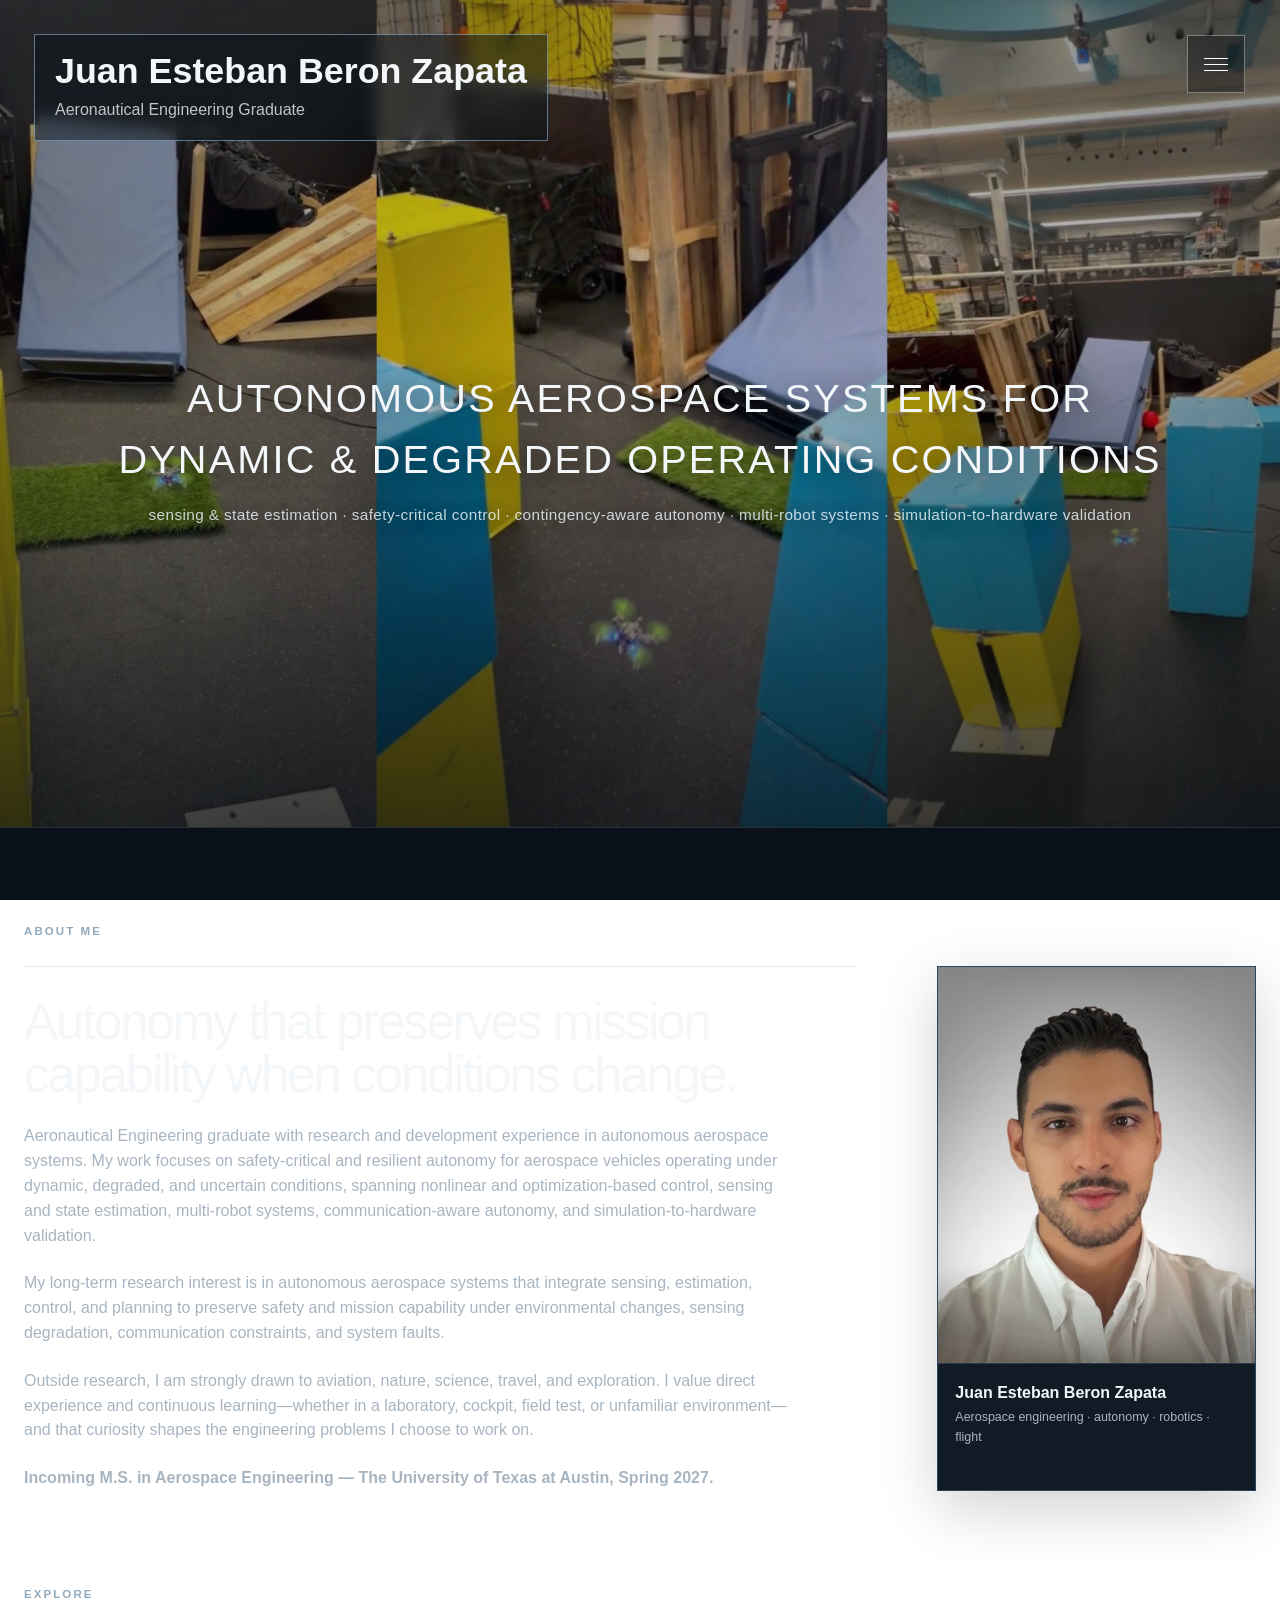
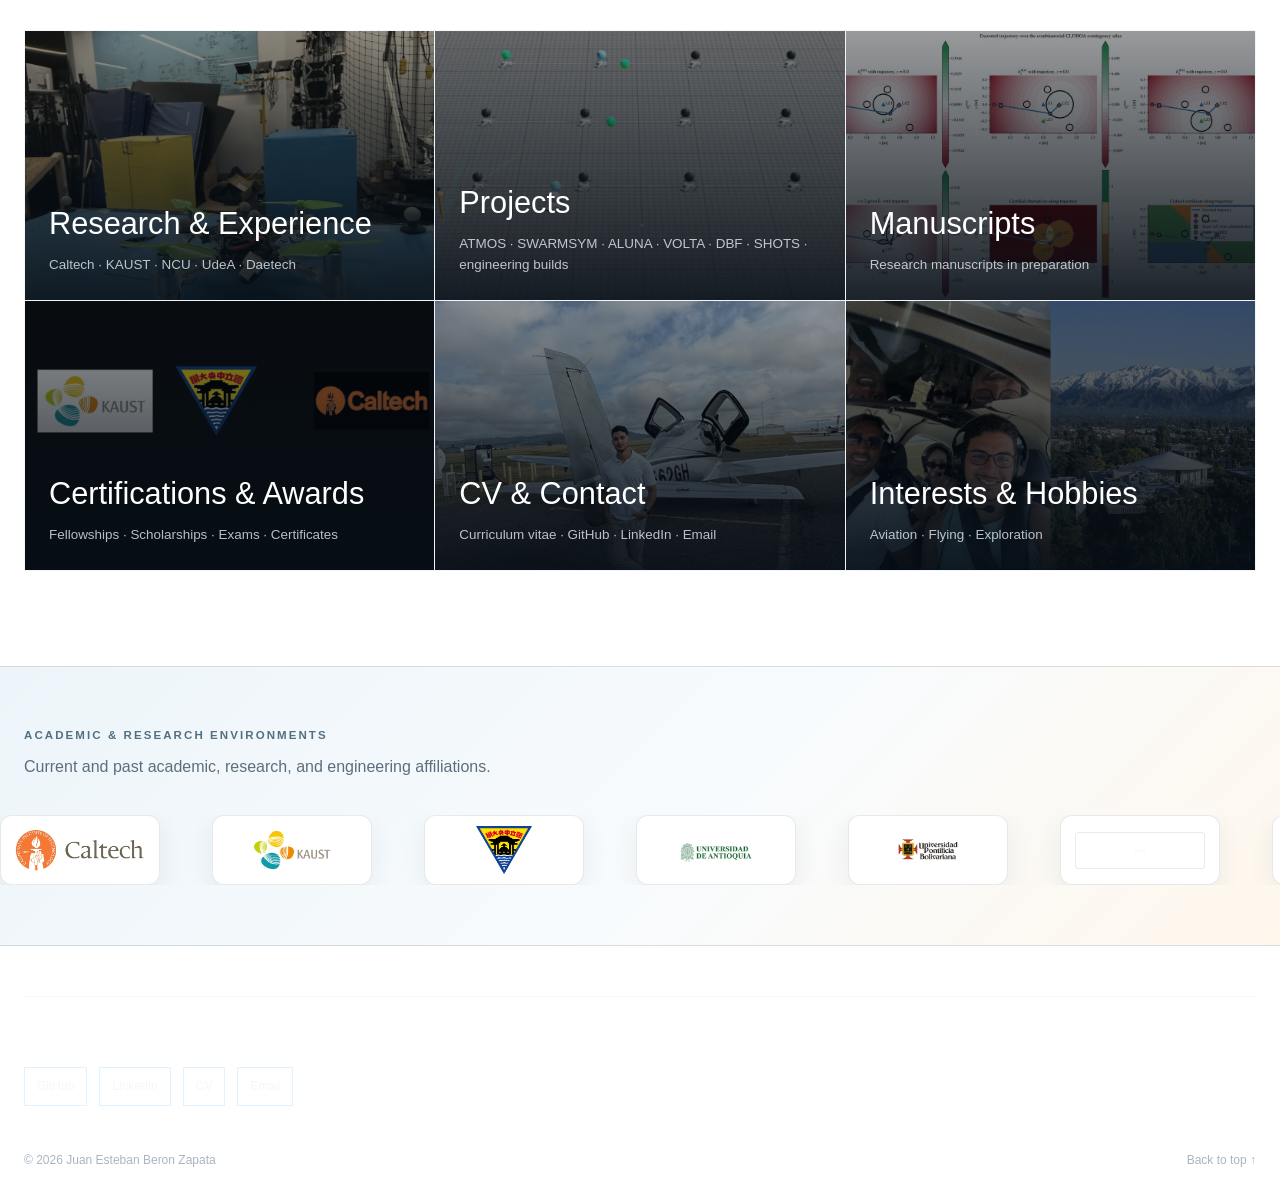
<file: index.html>
<!DOCTYPE html>

<html lang="en"><head><meta charset="utf-8"/><meta content="width=device-width,initial-scale=1" name="viewport"/><meta content="Juan Esteban Beron Zapata — autonomous aerospace systems, safety-critical control, sensing, multi-robot systems, and simulation-to-hardware validation." name="description"/><title>Juan Esteban Beron Zapata</title><link href="style.css" rel="stylesheet"/></head><body>
<header class="hero" id="home"><video autoplay="" class="hero__video" loop="" muted="" playsinline="" poster="assets/images/hero-poster.jpg"><source src="assets/media/hero.mp4" type="video/mp4"/></video><div class="hero__overlay"></div><div class="hero__identity"><h1>Juan Esteban Beron Zapata</h1><p>Aeronautical Engineering Graduate</p></div><button aria-label="Open menu" class="menu-toggle" id="menuToggle"><span></span><span></span><span></span></button><div class="hero__center"><strong>AUTONOMOUS AEROSPACE SYSTEMS FOR DYNAMIC &amp; DEGRADED OPERATING CONDITIONS</strong><span>sensing &amp; state estimation · safety-critical control · contingency-aware autonomy · multi-robot systems · simulation-to-hardware validation</span></div></header>
<aside class="menu-panel" id="menuPanel"><button class="menu-close" id="menuClose">×</button><nav><a href="research.html">Research</a><a href="projects.html">Projects</a><a href="publications.html">Manuscripts</a><a href="awards.html">Certifications &amp; Awards</a><a href="contact.html">CV &amp; Contact</a><a href="interests.html">Interests &amp; Hobbies</a></nav></aside><div class="menu-backdrop" id="menuBackdrop"></div>
<section class="home-about shell"><div class="kicker">ABOUT ME</div><div class="home-about__grid"><div class="home-about__copy"><h2>Autonomy that preserves mission capability when conditions change.</h2><p>Aeronautical Engineering graduate with research and development experience in autonomous aerospace systems. My work focuses on safety-critical and resilient autonomy for aerospace vehicles operating under dynamic, degraded, and uncertain conditions, spanning nonlinear and optimization-based control, sensing and state estimation, multi-robot systems, communication-aware autonomy, and simulation-to-hardware validation.</p><p>My long-term research interest is in autonomous aerospace systems that integrate sensing, estimation, control, and planning to preserve safety and mission capability under environmental changes, sensing degradation, communication constraints, and system faults.</p><p>Outside research, I am strongly drawn to aviation, nature, science, travel, and exploration. I value direct experience and continuous learning—whether in a laboratory, cockpit, field test, or unfamiliar environment—and that curiosity shapes the engineering problems I choose to work on.</p><p><strong>Incoming M.S. in Aerospace Engineering — The University of Texas at Austin, Spring 2027.</strong></p></div><figure class="portrait"><img alt="Juan Esteban Beron Zapata with a general-aviation aircraft" src="assets/images/profile.webp"/><figcaption><strong>Juan Esteban Beron Zapata</strong><span>Aerospace engineering · autonomy · robotics · flight</span></figcaption></figure></div></section>
<section class="shell"><div class="kicker">EXPLORE</div><div class="tile-grid"><a class="tile tile--research" href="research.html"><div><h3>Research &amp; Experience</h3><p>Caltech · KAUST · NCU · UdeA · Daetech</p></div></a><a class="tile tile--projects" href="projects.html"><div><h3>Projects</h3><p>ATMOS · SWARMSYM · ALUNA · VOLTA · DBF · SHOTS · engineering builds</p></div></a><a class="tile tile--publications" href="publications.html"><div><h3>Manuscripts</h3><p>Research manuscripts in preparation</p></div></a><a class="tile tile--awards" href="awards.html"><div><h3>Certifications &amp; Awards</h3><p>Fellowships · Scholarships · Exams · Certificates</p></div></a><a class="tile tile--contact" href="contact.html"><div><h3>CV &amp; Contact</h3><p>Curriculum vitae · GitHub · LinkedIn · Email</p></div></a><a class="tile tile--interests" href="interests.html"><div><h3>Interests &amp; Hobbies</h3><p>Aviation · Flying · Exploration</p></div></a></div></section>
<section class="logo-strip"><div class="shell"><div class="kicker">ACADEMIC &amp; RESEARCH ENVIRONMENTS</div><p>Current and past academic, research, and engineering affiliations.</p></div><div class="logo-marquee"><div class="logo-track"><img alt="Caltech" src="assets/logos/caltech.webp"/><img alt="KAUST" src="assets/logos/kaust-official.png"/><img alt="National Central University" src="assets/logos/ncu-official.png"/><img alt="Universidad de Antioquia" src="assets/logos/udea.webp"/><img alt="Universidad Pontificia Bolivariana" src="assets/logos/upb.webp"/><img alt="UT Austin" src="assets/logos/utaustin.png"/><img alt="" src="assets/logos/caltech.webp"/><img alt="" src="assets/logos/kaust-official.png"/><img alt="" src="assets/logos/ncu-official.png"/><img alt="" src="assets/logos/udea.webp"/><img alt="" src="assets/logos/upb.webp"/><img alt="" src="assets/logos/utaustin.png"/></div></div></section>
<footer class="footer shell"><div class="footer__links"><a href="https://github.com/kosmicplane" rel="noopener" target="_blank">GitHub</a><a href="https://www.linkedin.com/in/juan-esteban-beron-zapata-7432712b3/" rel="noopener" target="_blank">LinkedIn</a><a href="assets/documents/Juan_Beron_CV.pdf" target="_blank">CV</a><a href="mailto:juan.beron@upb.edu.co">Email</a></div><div class="footer__bottom"><span>© <span id="year"></span> Juan Esteban Beron Zapata</span><a href="#home">Back to top ↑</a></div></footer><script src="script.js"></script></body></html>
</file>
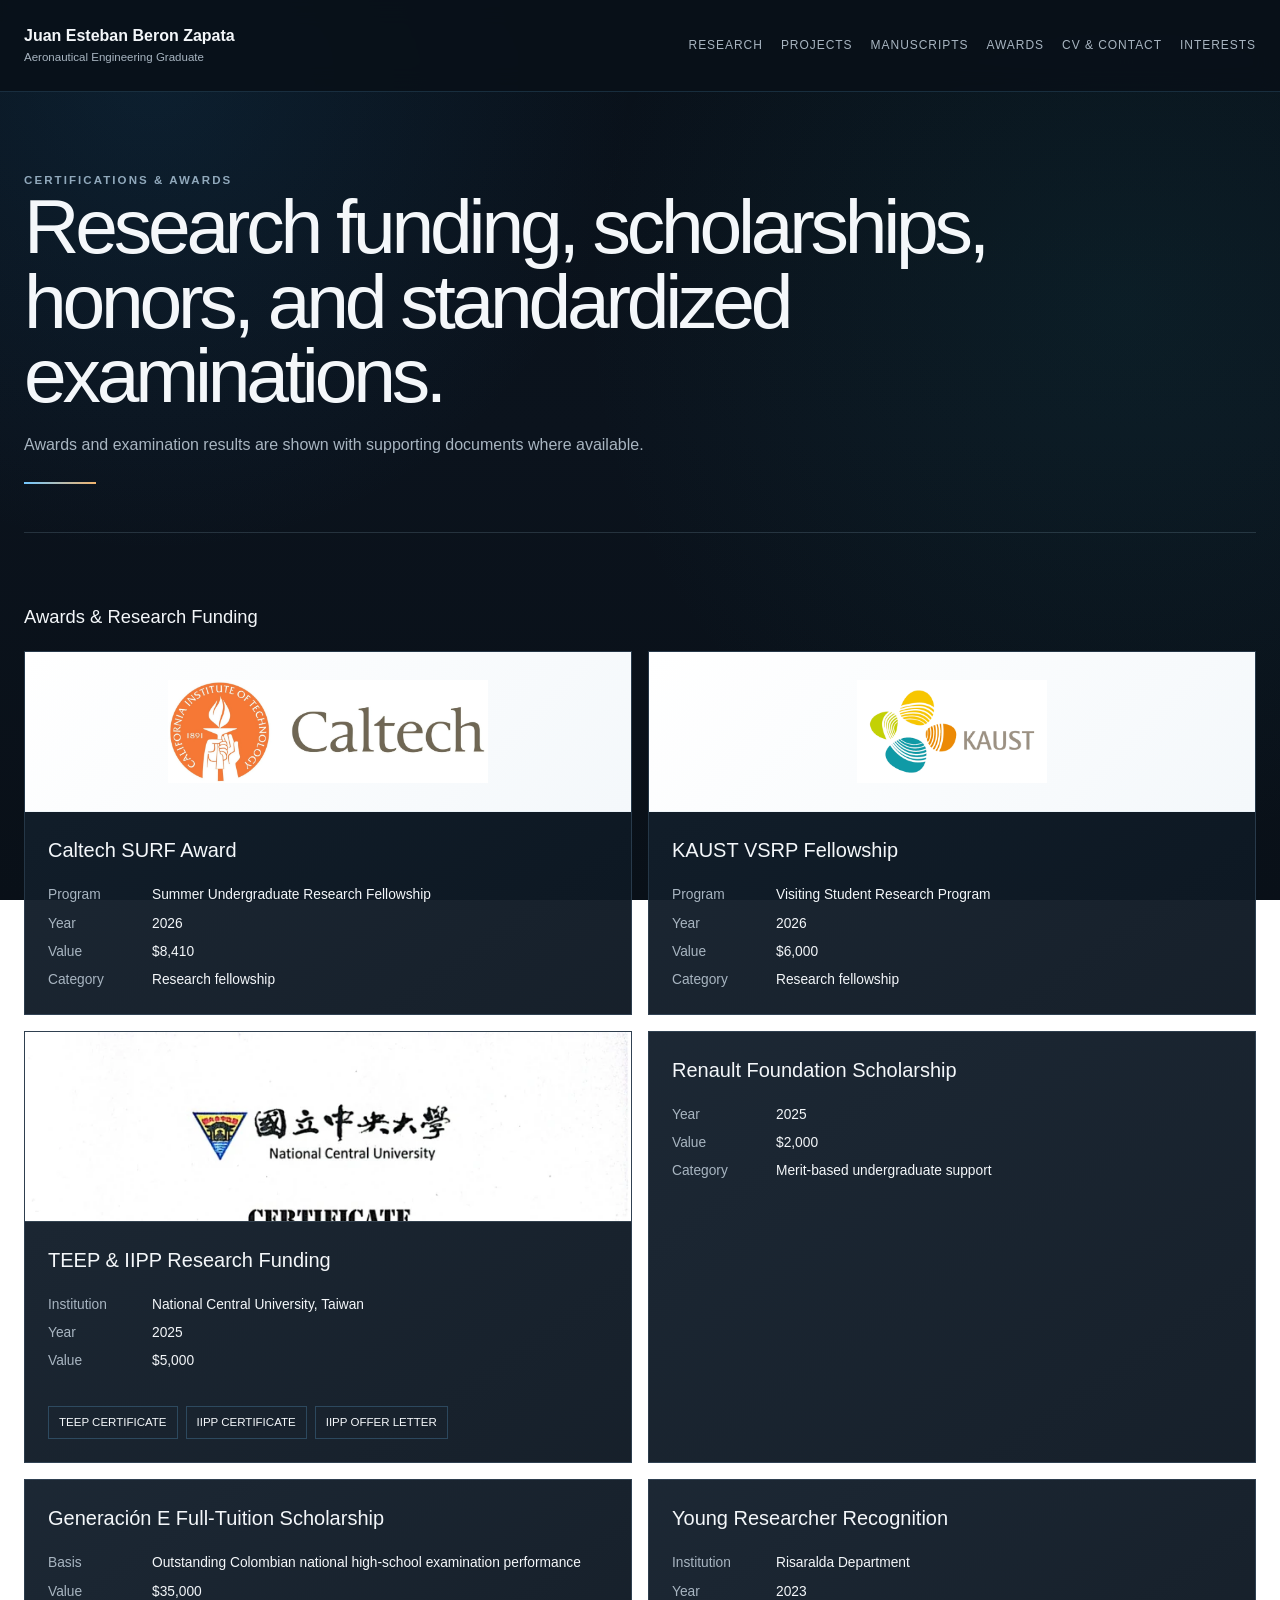
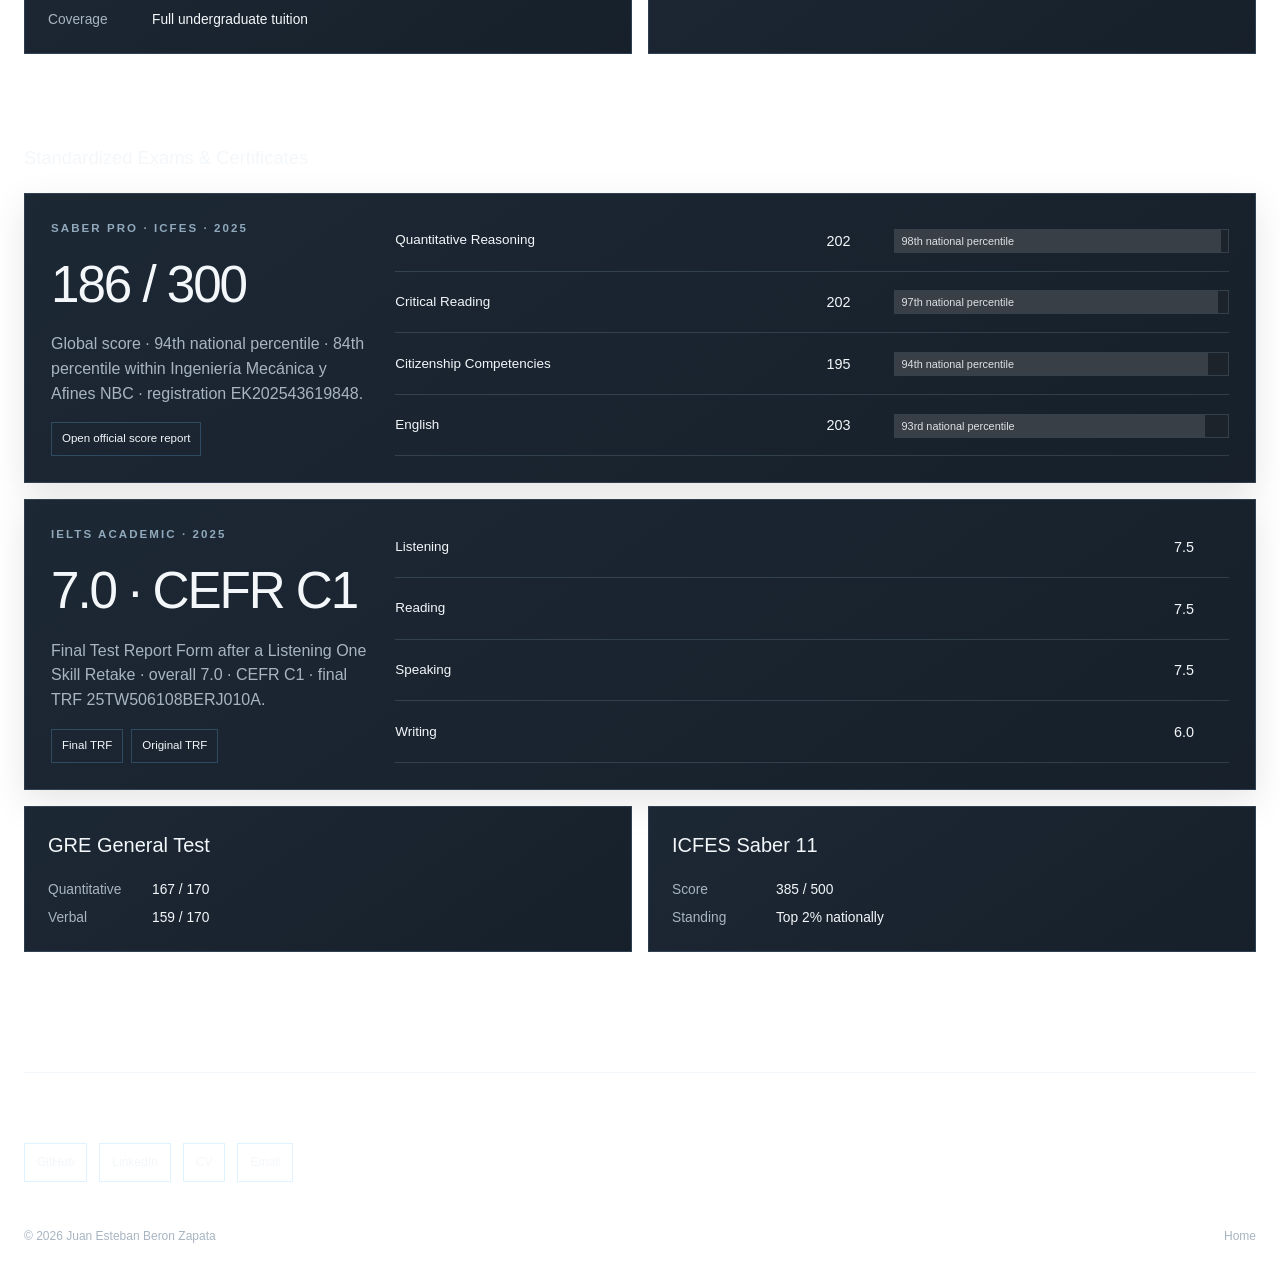
<file: awards.html>
<!DOCTYPE html>

<html lang="en"><head><meta charset="utf-8"/><meta content="width=device-width,initial-scale=1" name="viewport"/><meta content="Awards, funding, scholarships and standardized exams." name="description"/><title>Awards &amp; Certifications | Juan Esteban Beron Zapata</title><link href="style.css" rel="stylesheet"/></head><body><header class="page-top"><div class="shell page-top__row"><a class="brand" href="index.html">Juan Esteban Beron Zapata<small>Aeronautical Engineering Graduate</small></a><nav class="nav"><a href="research.html">Research</a><a href="projects.html">Projects</a><a href="publications.html">Manuscripts</a><a href="awards.html">Awards</a><a href="contact.html">CV &amp; Contact</a><a href="interests.html">Interests</a></nav></div></header><section class="page-hero shell"><div class="kicker">CERTIFICATIONS &amp; AWARDS</div><h1>Research funding, scholarships, honors, and standardized examinations.</h1><p>Awards and examination results are shown with supporting documents where available.</p></section>
<section class="section shell"><h2 class="subsection-title">Awards &amp; Research Funding</h2><div class="awards-grid"><article class="award award--brand"><img alt="Caltech" src="assets/logos/caltech.webp"/><div><h2>Caltech SURF Award</h2><dl><dt>Program</dt><dd>Summer Undergraduate Research Fellowship</dd><dt>Year</dt><dd>2026</dd><dt>Value</dt><dd>$8,410</dd><dt>Category</dt><dd>Research fellowship</dd></dl></div></article><article class="award award--brand"><img alt="KAUST" src="assets/logos/kaust-official.png"/><div><h2>KAUST VSRP Fellowship</h2><dl><dt>Program</dt><dd>Visiting Student Research Program</dd><dt>Year</dt><dd>2026</dd><dt>Value</dt><dd>$6,000</dd><dt>Category</dt><dd>Research fellowship</dd></dl></div></article><article class="award award--image"><img alt="TEEP certificate" src="assets/images/awards/teep-certificate.webp"/><div><h2>TEEP &amp; IIPP Research Funding</h2><dl><dt>Institution</dt><dd>National Central University, Taiwan</dd><dt>Year</dt><dd>2025</dd><dt>Value</dt><dd>$5,000</dd></dl><div class="award-links"><a href="assets/documents/NCU_TEEP_Certificate.pdf" target="_blank">TEEP certificate</a><a href="assets/documents/NCU_IIPP_Certificate.pdf" target="_blank">IIPP certificate</a><a href="assets/documents/NCU_IIPP_Offer_Letter.pdf" target="_blank">IIPP offer letter</a></div></div></article><article class="award"><h2>Renault Foundation Scholarship</h2><dl><dt>Year</dt><dd>2025</dd><dt>Value</dt><dd>$2,000</dd><dt>Category</dt><dd>Merit-based undergraduate support</dd></dl></article><article class="award"><h2>Generación E Full-Tuition Scholarship</h2><dl><dt>Basis</dt><dd>Outstanding Colombian national high-school examination performance</dd><dt>Value</dt><dd>$35,000</dd><dt>Coverage</dt><dd>Full undergraduate tuition</dd></dl></article><article class="award"><h2>Young Researcher Recognition</h2><dl><dt>Institution</dt><dd>Risaralda Department</dd><dt>Year</dt><dd>2023</dd></dl></article></div></section>
<section class="section shell section--compact"><h2 class="subsection-title">Standardized Exams &amp; Certificates</h2><div class="exam-feature"><div><div class="kicker">SABER PRO · ICFES · 2025</div><h2>186 / 300</h2><p>Global score · 94th national percentile · 84th percentile within Ingeniería Mecánica y Afines NBC · registration EK202543619848.</p><div class="award-links"><a href="assets/documents/Saber_Pro_2025_Result.pdf" target="_blank">Open official score report</a></div></div><div class="score-list"><div><span>Quantitative Reasoning</span><b>202</b><i style="--p:98%">98th national percentile</i></div><div><span>Critical Reading</span><b>202</b><i style="--p:97%">97th national percentile</i></div><div><span>Citizenship Competencies</span><b>195</b><i style="--p:94%">94th national percentile</i></div><div><span>English</span><b>203</b><i style="--p:93%">93rd national percentile</i></div></div></div><div class="exam-feature"><div><div class="kicker">IELTS ACADEMIC · 2025</div><h2>7.0 · CEFR C1</h2><p>Final Test Report Form after a Listening One Skill Retake · overall 7.0 · CEFR C1 · final TRF 25TW506108BERJ010A.</p><div class="award-links"><a href="assets/documents/IELTS_One_Skill_Retake_2025.pdf" target="_blank">Final TRF</a><a href="assets/documents/IELTS_Original_2025.pdf" target="_blank">Original TRF</a></div></div><div class="score-list compact"><div><span>Listening</span><b>7.5</b></div><div><span>Reading</span><b>7.5</b></div><div><span>Speaking</span><b>7.5</b></div><div><span>Writing</span><b>6.0</b></div></div></div><div class="awards-grid exams-grid"><article class="award"><h2>GRE General Test</h2><dl><dt>Quantitative</dt><dd>167 / 170</dd><dt>Verbal</dt><dd>159 / 170</dd></dl></article><article class="award"><h2>ICFES Saber 11</h2><dl><dt>Score</dt><dd>385 / 500</dd><dt>Standing</dt><dd>Top 2% nationally</dd></dl></article></div></section><footer class="footer shell"><div class="footer__links"><a href="https://github.com/kosmicplane" rel="noopener" target="_blank">GitHub</a><a href="https://www.linkedin.com/in/juan-esteban-beron-zapata-7432712b3/" rel="noopener" target="_blank">LinkedIn</a><a href="assets/documents/Juan_Beron_CV.pdf" target="_blank">CV</a><a href="mailto:juan.beron@upb.edu.co">Email</a></div><div class="footer__bottom"><span>© <span id="year"></span> Juan Esteban Beron Zapata</span><a href="index.html">Home</a></div></footer><script src="script.js"></script></body></html>
</file>
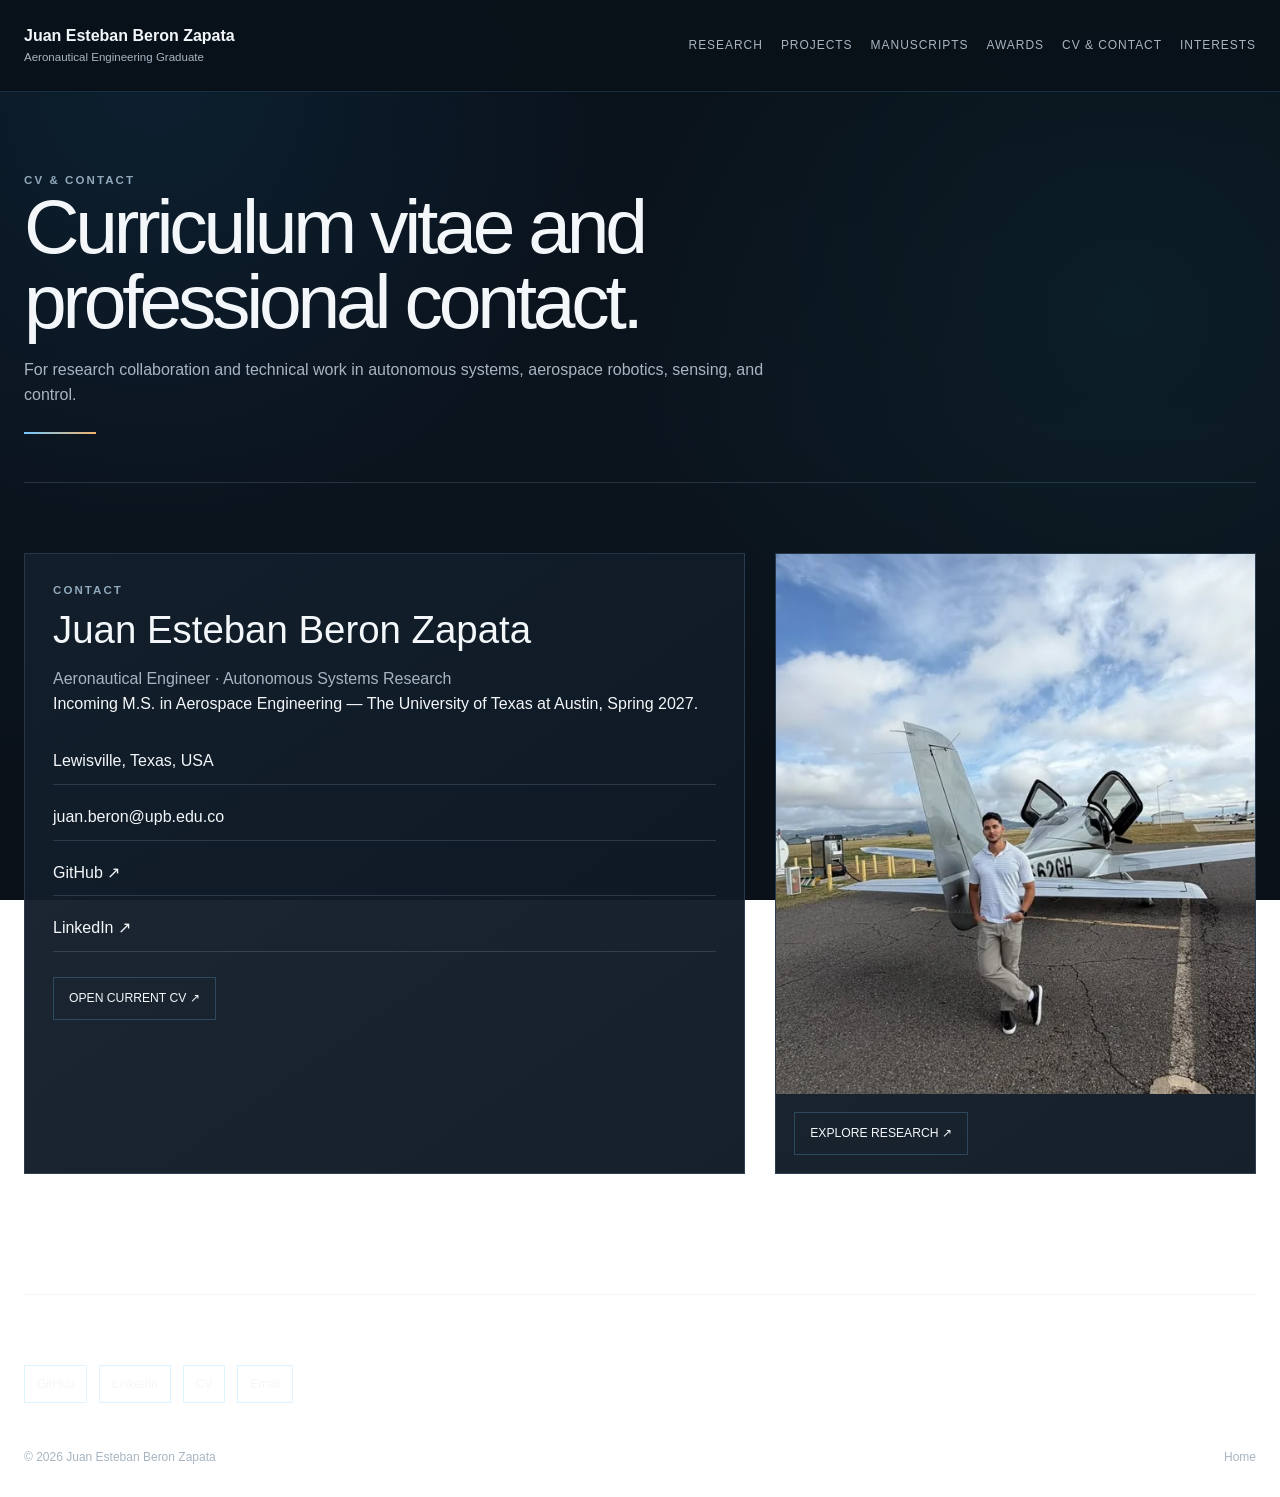
<file: contact.html>
<!DOCTYPE html>

<html lang="en"><head><meta charset="utf-8"/><meta content="width=device-width,initial-scale=1" name="viewport"/><meta content="CV and professional contact for Juan Esteban Beron Zapata." name="description"/><title>CV &amp; Contact | Juan Esteban Beron Zapata</title><link href="style.css" rel="stylesheet"/></head><body><header class="page-top"><div class="shell page-top__row"><a class="brand" href="index.html">Juan Esteban Beron Zapata<small>Aeronautical Engineering Graduate</small></a><nav class="nav"><a href="research.html">Research</a><a href="projects.html">Projects</a><a href="publications.html">Manuscripts</a><a href="awards.html">Awards</a><a href="contact.html">CV &amp; Contact</a><a href="interests.html">Interests</a></nav></div></header><section class="page-hero shell"><div class="kicker">CV &amp; CONTACT</div><h1>Curriculum vitae and professional contact.</h1><p>For research collaboration and technical work in autonomous systems, aerospace robotics, sensing, and control.</p></section><section class="section shell"><div class="contact-grid"><div class="contact-box"><div class="kicker">CONTACT</div><h2>Juan Esteban Beron Zapata</h2><p class="contact-role">Aeronautical Engineer · Autonomous Systems Research</p><p>Incoming M.S. in Aerospace Engineering — The University of Texas at Austin, Spring 2027.</p><div class="contact-links"><span>Lewisville, Texas, USA</span><a href="mailto:juan.beron@upb.edu.co">juan.beron@upb.edu.co</a><a href="https://github.com/kosmicplane" rel="noopener" target="_blank">GitHub ↗</a><a href="https://www.linkedin.com/in/juan-esteban-beron-zapata-7432712b3/" rel="noopener" target="_blank">LinkedIn ↗</a></div><a class="cv-button" href="assets/documents/Juan_Beron_CV.pdf" target="_blank">Open current CV ↗</a></div><div class="contact-box contact-photo"><img alt="Juan Esteban Beron Zapata beside a general aviation aircraft" src="assets/images/personal/airport_plane.webp"/><a class="cv-button" href="research.html">Explore research ↗</a></div></div></section><footer class="footer shell"><div class="footer__links"><a href="https://github.com/kosmicplane" rel="noopener" target="_blank">GitHub</a><a href="https://www.linkedin.com/in/juan-esteban-beron-zapata-7432712b3/" rel="noopener" target="_blank">LinkedIn</a><a href="assets/documents/Juan_Beron_CV.pdf" target="_blank">CV</a><a href="mailto:juan.beron@upb.edu.co">Email</a></div><div class="footer__bottom"><span>© <span id="year"></span> Juan Esteban Beron Zapata</span><a href="index.html">Home</a></div></footer><script src="script.js"></script></body></html>
</file>
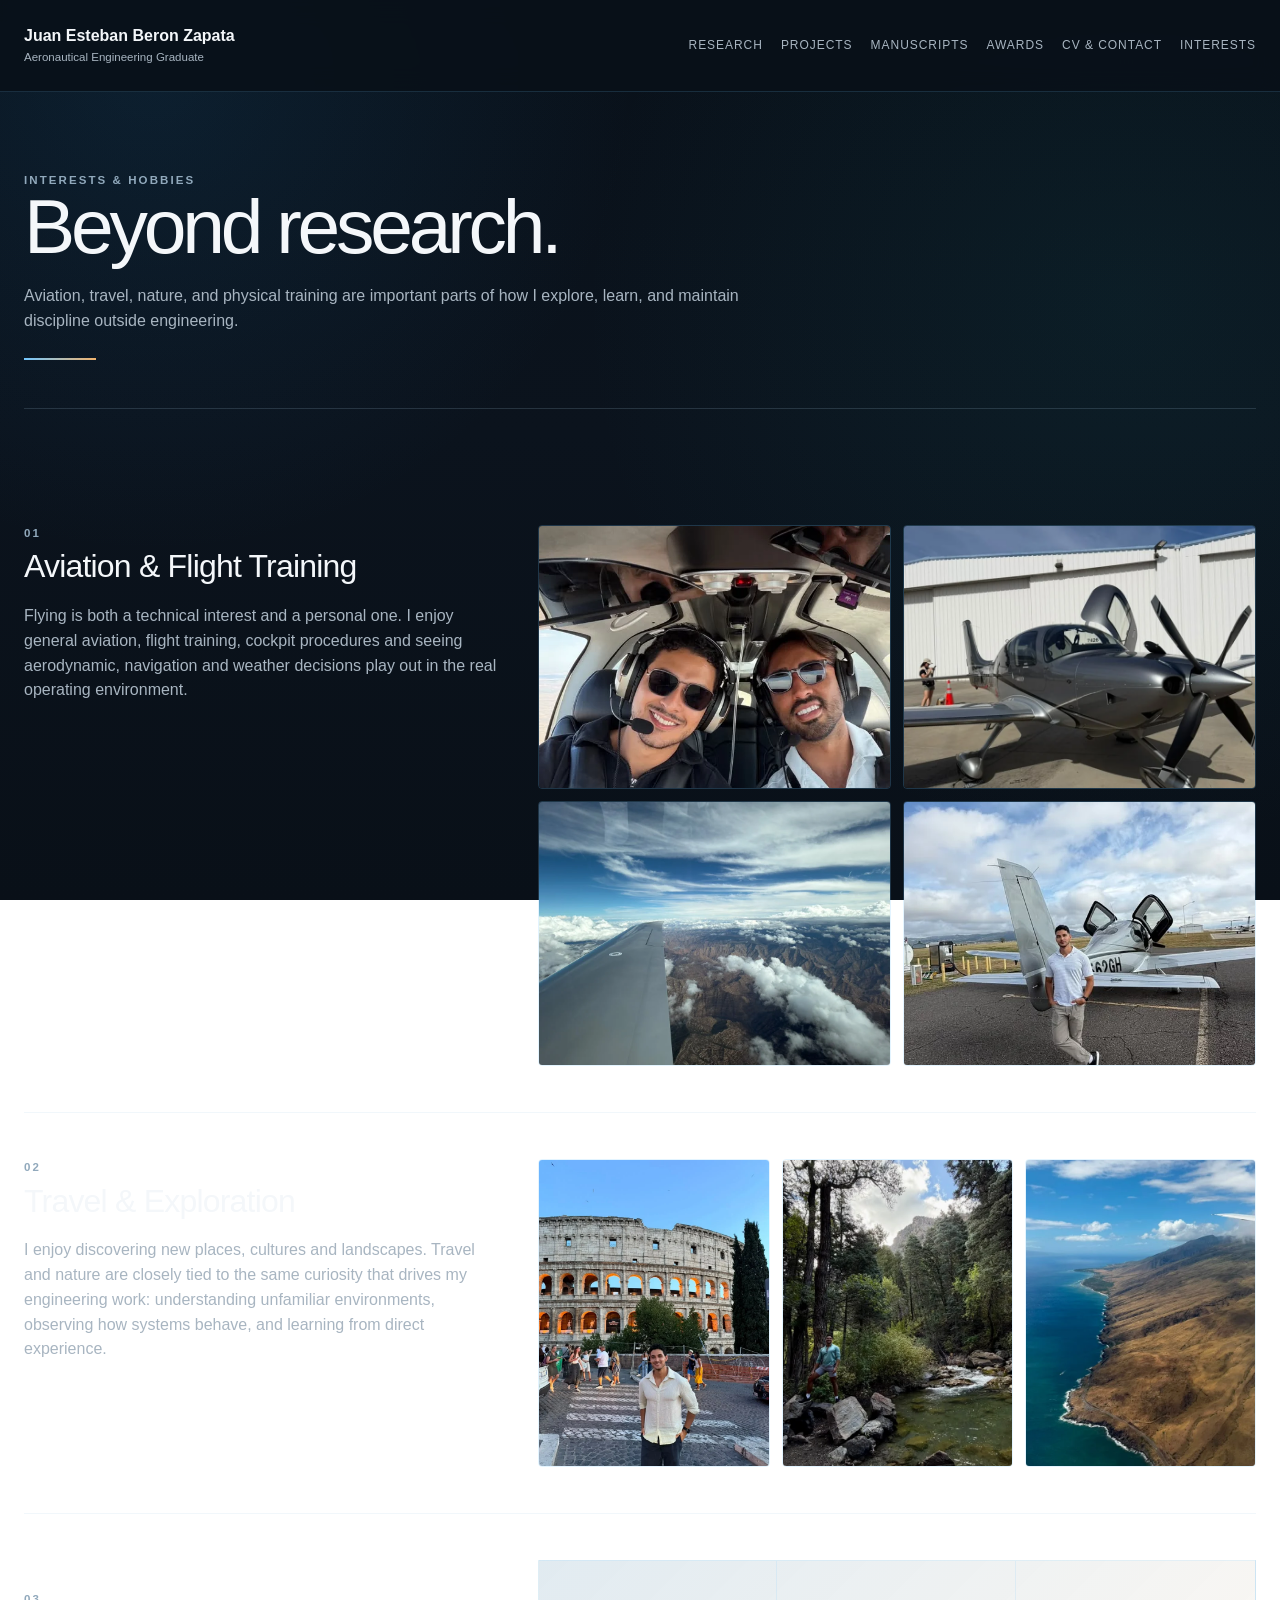
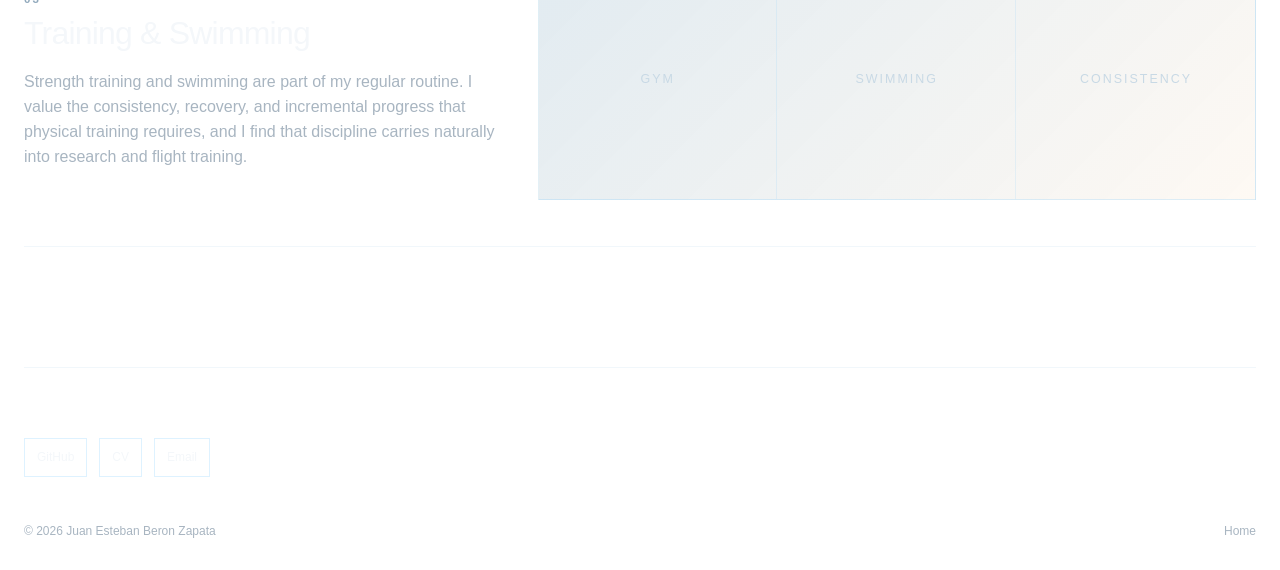
<file: interests.html>
<!DOCTYPE html>

<html lang="en"><head><meta charset="utf-8"/><meta content="width=device-width,initial-scale=1" name="viewport"/><meta content="Interests &amp; Hobbies — Juan Esteban Beron Zapata" name="description"/><title>Interests &amp; Hobbies | Juan Esteban Beron Zapata</title><link href="style.css" rel="stylesheet"/></head><body><header class="page-top"><div class="shell page-top__row"><a class="brand" href="index.html">Juan Esteban Beron Zapata<small>Aeronautical Engineering Graduate</small></a><nav class="nav"><a href="research.html">Research</a><a href="projects.html">Projects</a><a href="publications.html">Manuscripts</a><a href="awards.html">Awards</a><a href="contact.html">CV &amp; Contact</a><a href="interests.html">Interests</a></nav></div></header><section class="page-hero shell"><div class="kicker">INTERESTS &amp; HOBBIES</div><h1>Beyond research.</h1><p>Aviation, travel, nature, and physical training are important parts of how I explore, learn, and maintain discipline outside engineering.</p></section><section class="section shell">
<article class="interest interest--feature"><div><div class="kicker">01</div><h2>Aviation &amp; Flight Training</h2><p>Flying is both a technical interest and a personal one. I enjoy general aviation, flight training, cockpit procedures and seeing aerodynamic, navigation and weather decisions play out in the real operating environment.</p></div><div class="interest-gallery interest-gallery--aviation"><img alt="Flight training cockpit" src="assets/images/personal/cockpit.webp"/><img alt="General aviation aircraft" src="assets/images/personal/aircraft_close.webp"/><img alt="View from aircraft in flight" src="assets/images/personal/flight_canyon.webp"/><img alt="Juan beside general aviation aircraft" src="assets/images/personal/airport_plane.webp"/></div></article>
<article class="interest interest--feature"><div><div class="kicker">02</div><h2>Travel &amp; Exploration</h2><p>I enjoy discovering new places, cultures and landscapes. Travel and nature are closely tied to the same curiosity that drives my engineering work: understanding unfamiliar environments, observing how systems behave, and learning from direct experience.</p></div><div class="interest-gallery interest-gallery--travel"><img alt="Travel in Rome" src="assets/images/personal/rome.webp"/><img alt="Mountain and river exploration" src="assets/images/personal/nature.webp"/><img alt="Coastal landscape from the air" src="assets/images/personal/flight_coast.webp"/></div></article>
<article class="interest interest--fitness"><div><div class="kicker">03</div><h2>Training &amp; Swimming</h2><p>Strength training and swimming are part of my regular routine. I value the consistency, recovery, and incremental progress that physical training requires, and I find that discipline carries naturally into research and flight training.</p></div><div class="fitness-panel"><span>GYM</span><span>SWIMMING</span><span>CONSISTENCY</span></div></article>
</section><footer class="footer shell"><div class="footer__links"><a href="https://github.com/kosmicplane" target="_blank">GitHub</a><a href="assets/documents/Juan_Beron_CV.pdf" target="_blank">CV</a><a href="mailto:juan.beron@upb.edu.co">Email</a></div><div class="footer__bottom"><span>© <span id="year"></span> Juan Esteban Beron Zapata</span><a href="index.html">Home</a></div></footer><script src="script.js"></script></body></html>
</file>
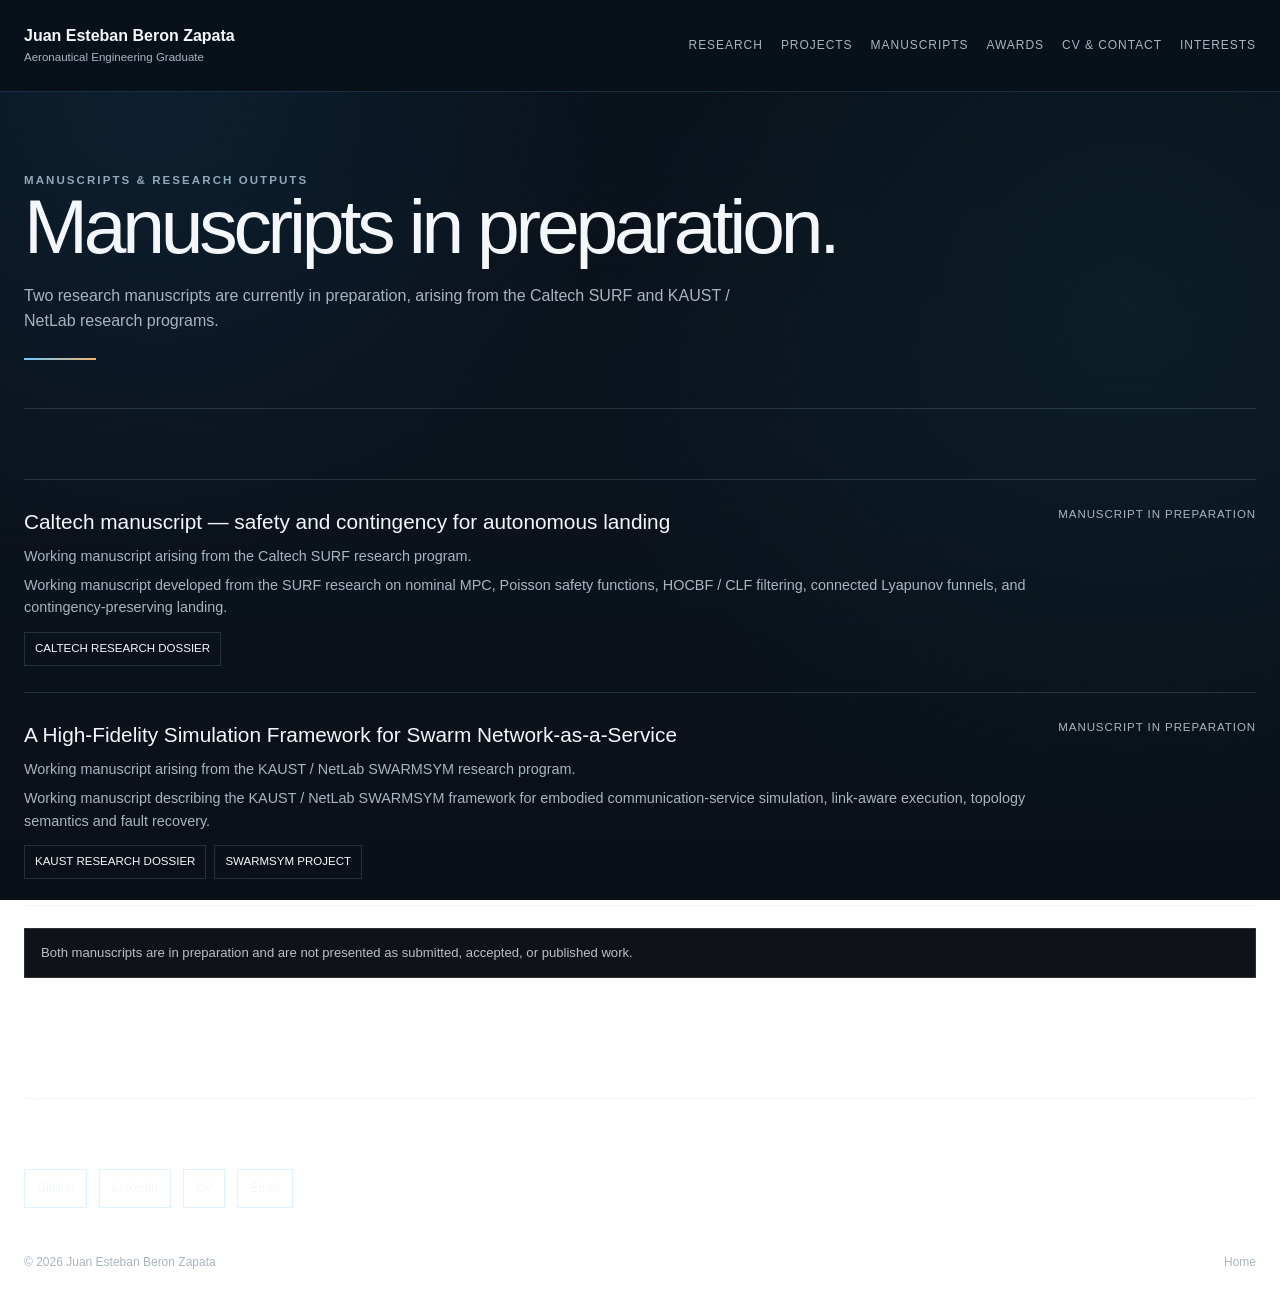
<file: publications.html>
<!DOCTYPE html>

<html lang="en"><head><meta charset="utf-8"/><meta content="width=device-width,initial-scale=1" name="viewport"/><meta content="Two manuscripts currently in preparation." name="description"/><title>Manuscripts | Juan Esteban Beron Zapata</title><link href="style.css" rel="stylesheet"/></head><body><header class="page-top"><div class="shell page-top__row"><a class="brand" href="index.html">Juan Esteban Beron Zapata<small>Aeronautical Engineering Graduate</small></a><nav class="nav"><a href="research.html">Research</a><a href="projects.html">Projects</a><a href="publications.html">Manuscripts</a><a href="awards.html">Awards</a><a href="contact.html">CV &amp; Contact</a><a href="interests.html">Interests</a></nav></div></header><section class="page-hero shell"><div class="kicker">MANUSCRIPTS &amp; RESEARCH OUTPUTS</div><h1>Manuscripts in preparation.</h1><p>Two research manuscripts are currently in preparation, arising from the Caltech SURF and KAUST / NetLab research programs.</p></section><section class="section shell"><div class="publication-list"><article class="pub"><div><h2>Caltech manuscript — safety and contingency for autonomous landing</h2><p>Working manuscript arising from the Caltech SURF research program.</p><p>Working manuscript developed from the SURF research on nominal MPC, Poisson safety functions, HOCBF / CLF filtering, connected Lyapunov funnels, and contingency-preserving landing.</p><div class="pub-links"><a href="research.html">Caltech research dossier</a></div></div><div class="status">Manuscript in preparation</div></article><article class="pub"><div><h2>A High-Fidelity Simulation Framework for Swarm Network-as-a-Service</h2><p>Working manuscript arising from the KAUST / NetLab SWARMSYM research program.</p><p>Working manuscript describing the KAUST / NetLab SWARMSYM framework for embodied communication-service simulation, link-aware execution, topology semantics and fault recovery.</p><div class="pub-links"><a href="research.html">KAUST research dossier</a><a href="projects.html">SWARMSYM project</a></div></div><div class="status">Manuscript in preparation</div></article></div><div class="status-note">Both manuscripts are in preparation and are not presented as submitted, accepted, or published work.</div></section><footer class="footer shell"><div class="footer__links"><a href="https://github.com/kosmicplane" rel="noopener" target="_blank">GitHub</a><a href="https://www.linkedin.com/in/juan-esteban-beron-zapata-7432712b3/" rel="noopener" target="_blank">LinkedIn</a><a href="assets/documents/Juan_Beron_CV.pdf" target="_blank">CV</a><a href="mailto:juan.beron@upb.edu.co">Email</a></div><div class="footer__bottom"><span>© <span id="year"></span> Juan Esteban Beron Zapata</span><a href="index.html">Home</a></div></footer><script src="script.js"></script></body></html>
</file>
<file: style.css>
:root{--bg:#090b0e;--panel:#101318;--text:#f3f5f7;--muted:#9aa3ad;--line:rgba(255,255,255,.14);--line2:rgba(255,255,255,.28);--max:1240px}
*{box-sizing:border-box;margin:0;padding:0}html{scroll-behavior:smooth}body{background:var(--bg);color:var(--text);font-family:Inter,"Helvetica Neue",Arial,sans-serif;line-height:1.55}a{color:inherit;text-decoration:none}img{display:block;max-width:100%}button{font:inherit}.shell{width:min(calc(100% - 48px),var(--max));margin:auto}.kicker{font-size:.72rem;letter-spacing:.18em;text-transform:uppercase;color:var(--muted);font-weight:600}
.page-top{padding:24px 0;border-bottom:1px solid var(--line);position:sticky;top:0;background:rgba(9,11,14,.9);backdrop-filter:blur(12px);z-index:20}.page-top__row{display:flex;justify-content:space-between;align-items:center;gap:24px}.brand{font-weight:600}.brand small{display:block;color:var(--muted);font-weight:400;font-size:.72rem}.nav{display:flex;gap:18px;flex-wrap:wrap}.nav a{font-size:.75rem;text-transform:uppercase;letter-spacing:.08em;color:var(--muted)}.nav a:hover{color:var(--text)}
.page-hero{padding:80px 0 48px;border-bottom:1px solid var(--line)}.page-hero h1{font-size:clamp(2.5rem,6vw,6rem);line-height:.97;letter-spacing:-.055em;font-weight:500;max-width:980px}.page-hero p{max-width:760px;color:var(--muted);margin-top:20px}
.hero{position:relative;min-height:92vh;overflow:hidden;border-bottom:1px solid var(--line);isolation:isolate}.hero__video{position:absolute;inset:0;width:100%;height:100%;object-fit:cover;z-index:-3;background:#111}.hero__overlay{position:absolute;inset:0;z-index:-2;background:linear-gradient(180deg,rgba(0,0,0,.42),rgba(0,0,0,.12) 45%,rgba(0,0,0,.66))}.hero__identity{position:absolute;top:34px;left:34px;border:1px solid rgba(255,255,255,.42);background:rgba(7,9,12,.4);backdrop-filter:blur(9px);padding:17px 20px;max-width:min(540px,calc(100% - 150px))}.hero__identity h1{font-size:clamp(1.4rem,2.8vw,2.25rem);line-height:1.06;font-weight:600}.hero__identity p{margin-top:8px;color:rgba(255,255,255,.74)}.hero__center{position:absolute;left:50%;top:54%;transform:translate(-50%,-50%);width:min(800px,calc(100% - 48px));text-align:center}.hero__center strong{font-size:clamp(1.45rem,3.1vw,3.2rem);font-weight:500;letter-spacing:.075em}.hero__center span{display:block;margin-top:12px;color:rgba(255,255,255,.7)}
.menu-toggle{position:absolute;top:35px;right:35px;width:58px;height:58px;border:1px solid rgba(255,255,255,.36);background:rgba(7,9,12,.38);color:#fff;cursor:pointer;display:grid;place-content:center;gap:5px}.menu-toggle span{width:24px;height:1px;background:#fff}.menu-panel{position:fixed;top:0;right:0;z-index:60;width:min(430px,90vw);height:100vh;background:#0c0f13;border-left:1px solid var(--line);transform:translateX(105%);transition:.35s;padding:90px 42px}.menu-panel.open{transform:translateX(0)}.menu-panel nav{display:flex;flex-direction:column}.menu-panel nav a{padding:17px 0;border-bottom:1px solid var(--line);font-size:clamp(1.25rem,3vw,2.1rem)}.menu-close{position:absolute;top:27px;right:31px;background:none;border:0;color:#fff;font-size:2.1rem;cursor:pointer}.menu-backdrop{position:fixed;inset:0;z-index:59;background:rgba(0,0,0,.58);opacity:0;pointer-events:none;transition:.3s}.menu-backdrop.open{opacity:1;pointer-events:auto}
.home-about{padding:95px 0}.home-about__grid{display:grid;grid-template-columns:minmax(0,1.7fr) minmax(250px,.65fr);gap:80px;margin-top:25px}.home-about__copy{border-top:1px solid var(--line2);padding-top:28px}.home-about__copy h2{font-size:clamp(2rem,4vw,4.1rem);line-height:1.04;letter-spacing:-.045em;font-weight:500}.home-about__copy p{color:var(--muted);margin-top:23px;max-width:780px}.portrait{border:1px solid var(--line);background:var(--panel)}.portrait img{width:100%;aspect-ratio:4/5;object-fit:cover}.portrait figcaption{padding:17px;border-top:1px solid var(--line);display:flex;flex-direction:column;gap:3px}.portrait span{color:var(--muted);font-size:.78rem}
.tile-grid{display:grid;grid-template-columns:repeat(3,1fr);border-top:1px solid var(--line);border-left:1px solid var(--line);margin:26px 0 95px}.tile{position:relative;min-height:270px;padding:24px;border-right:1px solid var(--line);border-bottom:1px solid var(--line);overflow:hidden;isolation:isolate;display:flex;flex-direction:column;justify-content:flex-end}.tile:before{content:"";position:absolute;inset:0;z-index:-2;background-size:cover;background-position:center;filter:grayscale(1);transition:.45s}.tile:after{content:"";position:absolute;inset:0;z-index:-1;background:linear-gradient(180deg,rgba(8,10,13,.35),rgba(8,10,13,.9))}.tile:hover:before{transform:scale(1.06);filter:grayscale(.25)}.tile h3{font-size:clamp(1.45rem,2.4vw,2.1rem);font-weight:500}.tile p{color:rgba(255,255,255,.63);font-size:.84rem;margin-top:7px}.tile--research:before{background-image:url("assets/images/cards/research.webp")}.tile--projects:before{background-image:url("assets/images/cards/projects.webp")}.tile--publications:before{background-image:url("assets/images/cards/publications.webp")}.tile--awards:before{background-image:url("assets/images/cards/awards.webp")}.tile--contact:before{background-image:url("assets/images/cards/contact.webp")}.tile--interests:before{background-image:url("assets/images/cards/interests.webp")}
.logo-strip{padding:60px 0;border-top:1px solid var(--line);border-bottom:1px solid var(--line);overflow:hidden}.logo-strip p{color:var(--muted);margin-top:10px}.logo-marquee{margin-top:36px;overflow:hidden}.logo-track{display:flex;width:max-content;gap:70px;align-items:center;animation:marquee 34s linear infinite}.logo-track:hover{animation-play-state:paused}.logo-track img{width:145px;height:58px;object-fit:contain;filter:grayscale(1);opacity:.72}@keyframes marquee{to{transform:translateX(calc(-50% - 35px))}}
.section{padding:70px 0}.cards-list{display:grid;gap:16px}.experience-card,.project-card{display:grid;grid-template-columns:minmax(0,1fr) 290px;border:1px solid var(--line);background:var(--panel);min-height:190px;cursor:pointer;transition:.2s}.experience-card:hover,.project-card:hover{border-color:var(--line2);transform:translateY(-2px)}.card-info{padding:24px}.card-info h2{font-size:1.45rem;font-weight:500}.card-meta{display:grid;grid-template-columns:100px 1fr;gap:6px 16px;margin-top:18px;font-size:.86rem}.card-meta dt{color:var(--muted)}.card-preview{border-left:1px solid var(--line);min-height:188px;background:#0c0f13}.card-preview img{width:100%;height:100%;object-fit:cover;filter:grayscale(.8)}.project-card .card-info p{color:var(--muted);margin-top:12px;max-width:760px}.card-action{display:inline-block;margin-top:18px;font-size:.75rem;letter-spacing:.08em;text-transform:uppercase;color:#dfe4e9}
.modal{position:fixed;inset:0;z-index:80;display:none}.modal.open{display:block}.modal__backdrop{position:absolute;inset:0;background:rgba(0,0,0,.72);backdrop-filter:blur(5px)}.modal__dialog{position:relative;z-index:2;width:min(1040px,calc(100% - 34px));max-height:88vh;overflow:auto;margin:6vh auto;background:#0d1014;border:1px solid var(--line2)}.modal__top{display:flex;justify-content:space-between;gap:20px;align-items:flex-start;padding:26px;border-bottom:1px solid var(--line)}.modal__top h2{font-size:clamp(1.8rem,4vw,3.2rem);line-height:1.05;font-weight:500}.modal__close{background:none;border:1px solid var(--line);color:#fff;width:42px;height:42px;cursor:pointer;font-size:1.45rem}.modal__body{padding:26px}.modal-grid{display:grid;grid-template-columns:1fr 1fr;gap:18px}.info-block{border-top:1px solid var(--line);padding-top:15px}.info-block h3{font-size:.72rem;letter-spacing:.13em;text-transform:uppercase;color:var(--muted);margin-bottom:9px}.info-block p,.info-block li{color:#d5d9de;font-size:.93rem}.info-block ul{padding-left:18px}.media-grid{display:grid;grid-template-columns:repeat(2,1fr);gap:12px;margin-top:12px}.media-grid img,.media-grid video{width:100%;aspect-ratio:16/10;object-fit:cover;border:1px solid var(--line);background:#12161b}.tags{display:flex;flex-wrap:wrap;gap:7px}.tag{border:1px solid var(--line);padding:6px 9px;font-size:.72rem;color:#cbd1d7}
.publication-list{border-top:1px solid var(--line)}.pub{padding:26px 0;border-bottom:1px solid var(--line);display:grid;grid-template-columns:1fr auto;gap:25px}.pub h2{font-size:1.3rem;font-weight:500}.pub p{color:var(--muted);margin-top:7px;font-size:.9rem}.pub-links{display:flex;flex-wrap:wrap;gap:8px;margin-top:13px}.pub-links a{border:1px solid var(--line);padding:7px 10px;font-size:.72rem;text-transform:uppercase}.status{font-size:.72rem;text-transform:uppercase;letter-spacing:.08em;color:var(--muted);white-space:nowrap}
.awards-grid{display:grid;grid-template-columns:repeat(2,1fr);gap:16px}.award{border:1px solid var(--line);background:var(--panel);padding:23px}.award h2{font-size:1.25rem;font-weight:500}.award dl{display:grid;grid-template-columns:90px 1fr;gap:7px 14px;margin-top:18px;font-size:.86rem}.award dt{color:var(--muted)}.award a{display:inline-block;margin-top:18px;border:1px solid var(--line);padding:8px 11px;font-size:.72rem;text-transform:uppercase}
.contact-grid{display:grid;grid-template-columns:1.2fr .8fr;gap:30px}.contact-box{border:1px solid var(--line);background:var(--panel);padding:28px}.contact-box h2{font-size:clamp(1.6rem,3vw,2.5rem);font-weight:500}.contact-links{display:grid;gap:10px;margin-top:22px}.contact-links a,.contact-links span{border-bottom:1px solid var(--line);padding:10px 0}.cv-button{display:inline-block;margin-top:25px;border:1px solid var(--line2);padding:11px 15px;text-transform:uppercase;font-size:.76rem}
.interest{display:grid;grid-template-columns:.8fr 1.2fr;gap:28px;padding:32px 0;border-bottom:1px solid var(--line)}.interest h2{font-size:2rem;font-weight:500}.interest p{color:var(--muted);margin-top:12px}.interest-gallery{display:grid;grid-template-columns:repeat(3,1fr);gap:10px}.interest-gallery img{width:100%;aspect-ratio:4/3;object-fit:cover;border:1px solid var(--line)}
.footer{padding:70px 0 30px;border-top:1px solid var(--line);margin-top:50px}.footer__links{display:flex;gap:12px;flex-wrap:wrap}.footer__links a{border:1px solid var(--line);padding:9px 12px;font-size:.75rem}.footer__bottom{margin-top:45px;color:var(--muted);font-size:.75rem;display:flex;justify-content:space-between;gap:20px}
@media(max-width:900px){.home-about__grid,.contact-grid,.interest{grid-template-columns:1fr}.tile-grid{grid-template-columns:repeat(2,1fr)}.experience-card,.project-card{grid-template-columns:1fr}.card-preview{border-left:0;border-top:1px solid var(--line);height:230px}.awards-grid{grid-template-columns:1fr}.modal-grid{grid-template-columns:1fr}}
@media(max-width:620px){.shell{width:min(calc(100% - 28px),var(--max))}.nav{display:none}.tile-grid{grid-template-columns:1fr}.hero__identity{top:18px;left:18px;max-width:calc(100% - 95px)}.menu-toggle{top:18px;right:18px;width:48px;height:48px}.media-grid,.interest-gallery{grid-template-columns:1fr 1fr}.pub{grid-template-columns:1fr}.status{white-space:normal}}

/* ---------- V3: technical research records ---------- */
.modal__dialog--wide{width:min(1180px,calc(100% - 34px))}
.metrics{display:grid;grid-template-columns:repeat(4,1fr);border:1px solid var(--line);margin-bottom:28px}
.metric{padding:18px;border-right:1px solid var(--line);background:rgba(255,255,255,.018)}
.metric:last-child{border-right:0}.metric strong{display:block;font-size:1.45rem;font-weight:500;letter-spacing:-.03em}.metric span{display:block;color:var(--muted);font-size:.76rem;margin-top:5px}
.detail-section{border-top:1px solid var(--line);padding-top:17px;margin-top:23px}.detail-section:first-child{margin-top:0}.detail-section h3{font-size:.72rem;letter-spacing:.14em;text-transform:uppercase;color:var(--muted);margin-bottom:9px}.detail-section p{color:#d7dce1;font-size:.94rem}
.theory-grid{display:grid;grid-template-columns:repeat(2,1fr);gap:22px;margin-top:8px}.theory-grid .detail-section{margin-top:0}
.evidence-grid{display:grid;grid-template-columns:repeat(2,1fr);gap:14px;margin-top:28px}.evidence-grid figure{border:1px solid var(--line);background:#0a0c0f}.evidence-grid img{width:100%;height:100%;max-height:460px;object-fit:contain;background:#f5f5f5}.evidence-grid figcaption{padding:10px 12px;color:var(--muted);font-size:.74rem;border-top:1px solid var(--line)}.wide-evidence{grid-column:1/-1}.single-evidence{grid-template-columns:1fr}.single-evidence figure{max-width:800px}
.doc-links{display:flex;flex-wrap:wrap;gap:9px;margin-top:25px;padding-top:18px;border-top:1px solid var(--line)}.doc-links a{border:1px solid var(--line);padding:9px 12px;font-size:.74rem;text-transform:uppercase;letter-spacing:.06em}.doc-links a:hover{border-color:var(--line2);background:var(--panel2)}
.doc-unavailable{display:block;margin-top:18px;color:#6f7882;font-size:.76rem}.secondary-doc{margin-left:8px}
.award a.secondary-doc{margin-left:8px}
@media(max-width:820px){.metrics{grid-template-columns:repeat(2,1fr)}.metric:nth-child(2){border-right:0}.metric{border-bottom:1px solid var(--line)}.theory-grid{grid-template-columns:1fr}.evidence-grid{grid-template-columns:1fr}.wide-evidence{grid-column:auto}}

/* V4 detail components */
.research-question{border-left:3px solid #d7dde4;background:#12171d;padding:18px 20px;margin-bottom:24px}.research-question span{display:block;color:var(--muted);font-size:.7rem;letter-spacing:.12em;text-transform:uppercase;margin-bottom:7px}.research-question strong{font-size:1.14rem;font-weight:500}.pipeline{display:flex;align-items:center;gap:10px;flex-wrap:wrap;margin:24px 0}.pipeline span{border:1px solid var(--line);background:#11151a;padding:8px 11px;font-size:.77rem}.pipeline b{color:var(--muted);font-weight:400}.equation{overflow-x:auto;padding:10px 4px;color:#eef2f6}.video-grid{display:grid;grid-template-columns:repeat(3,1fr);gap:12px;margin-top:22px}.video-grid.one-video{grid-template-columns:minmax(0,720px)}.video-grid video{width:100%;aspect-ratio:16/9;background:#07090b;border:1px solid var(--line)}.video-grid figcaption,.evidence-grid figcaption{color:var(--muted);font-size:.72rem;margin-top:7px}.artifact-list{margin-top:24px;border-top:1px solid var(--line);padding-top:16px}.artifact-list>span{display:block;color:var(--muted);font-size:.72rem;letter-spacing:.12em;text-transform:uppercase;margin-bottom:8px}.artifact-list ul{padding-left:18px;color:#d5d9de}.status-note{margin-top:22px;padding:14px 16px;border:1px solid rgba(255,255,255,.12);background:#0f1318;color:#b8c0c9;font-size:.82rem}.subsection-title{font-size:1.15rem;font-weight:500;margin-bottom:20px}.section--compact{padding-top:20px}.award--image{padding:0;overflow:hidden}.award--image>img{width:100%;height:190px;object-fit:cover;object-position:top;border-bottom:1px solid var(--line)}.award--image>div{padding:23px}.award-links{display:flex;flex-wrap:wrap;gap:8px;margin-top:16px}.award-links a{border:1px solid var(--line);padding:7px 10px;font-size:.72rem}.contact-role{color:var(--muted);margin-top:8px}.contact-photo{padding:0;overflow:hidden}.contact-photo img{width:100%;max-height:540px;object-fit:cover}.contact-photo .cv-button{margin:18px}.logo-track img{background:rgba(255,255,255,.02);padding:6px;object-fit:contain}.evidence-grid img{background:#fff}.modal__body a{color:#e4e8ec;text-decoration:underline;text-decoration-color:rgba(255,255,255,.25);text-underline-offset:3px}
@media(max-width:900px){.video-grid{grid-template-columns:1fr}.pipeline b{display:none}}

/* ---------- V5 richness / evidence / long-form dossier ---------- */
.home-highlights{display:grid;grid-template-columns:repeat(3,1fr);gap:10px;margin-top:34px}.home-highlights>div{border-top:1px solid var(--line);padding-top:14px}.home-highlights strong{display:block;font-size:1.2rem;font-weight:500}.home-highlights span{display:block;color:var(--muted);font-size:.72rem;margin-top:3px}.card-chips{display:flex;flex-wrap:wrap;gap:6px;margin-top:16px}.card-chips span{border:1px solid var(--line);padding:5px 8px;font-size:.68rem;color:#b9c2cb;background:rgba(255,255,255,.02)}.modal-lede{color:var(--muted);max-width:820px;margin-top:10px;font-size:.9rem}.result-table{display:grid;grid-template-columns:repeat(2,1fr);gap:1px;background:var(--line);border:1px solid var(--line);margin-top:14px}.result-table>div{background:#0f1318;padding:17px}.result-table span{display:block;color:var(--muted);font-size:.7rem;text-transform:uppercase;letter-spacing:.1em}.result-table strong{display:block;font-size:1.22rem;font-weight:500;margin-top:5px}.result-table small{display:block;color:#aab3bc;margin-top:5px}.project-stack{display:grid;gap:12px}.project-stack article{border:1px solid var(--line);background:#0f1318;padding:20px}.project-stack h3{font-size:1.15rem;font-weight:500}.project-stack p{color:#cbd2d9;margin-top:8px;font-size:.9rem}.mini-metrics{display:flex;gap:8px;flex-wrap:wrap;margin-top:12px}.mini-metrics span{border:1px solid var(--line);padding:6px 9px;font-size:.7rem;color:#c7d0d8}.award--brand{padding:0;overflow:hidden}.award--brand>img{width:100%;height:160px;object-fit:contain;background:#fff;padding:24px;border-bottom:1px solid var(--line)}.award--brand>div{padding:23px}.exam-feature{display:grid;grid-template-columns:.55fr 1.45fr;gap:28px;border:1px solid var(--line);background:var(--panel);padding:26px;margin-bottom:16px}.exam-feature h2{font-size:clamp(2rem,4vw,3.5rem);font-weight:500;letter-spacing:-.04em;margin-top:7px}.exam-feature p{color:var(--muted);margin-top:8px}.score-list{display:grid;gap:10px}.score-list>div{display:grid;grid-template-columns:1fr 55px minmax(180px,.8fr);align-items:center;gap:12px;padding-bottom:9px;border-bottom:1px solid var(--line)}.score-list span{font-size:.84rem}.score-list b{font-size:.9rem;font-weight:500}.score-list i{position:relative;display:block;background:#1c232b;height:24px;border:1px solid var(--line);font-style:normal;font-size:.68rem;color:#dce2e7;padding:3px 7px;overflow:hidden;isolation:isolate}.score-list i:before{content:"";position:absolute;inset:0 auto 0 0;width:var(--p);background:rgba(255,255,255,.13);z-index:-1}.score-list.compact>div{grid-template-columns:1fr 55px}.privacy-note{margin-top:18px;border-left:3px solid #657381;background:#10151b;padding:14px 16px;color:#9fa9b3;font-size:.78rem}.evidence-grid figure{display:flex;flex-direction:column}.evidence-grid figure img{flex:1;min-height:180px}.video-grid figure{margin:0}.video-grid figcaption{padding-top:7px}.modal__body .detail-section p+p{margin-top:10px}.artifact-list li+li{margin-top:5px}.source-note{font-size:.7rem;color:#74808b;margin-top:8px}.modal__dialog::-webkit-scrollbar{width:10px}.modal__dialog::-webkit-scrollbar-thumb{background:#303943;border-radius:10px}.modal__dialog::-webkit-scrollbar-track{background:#0b0e12}
@media(max-width:900px){.home-highlights{grid-template-columns:1fr}.result-table{grid-template-columns:1fr}.exam-feature{grid-template-columns:1fr}.score-list>div{grid-template-columns:1fr 45px}.score-list i{grid-column:1/-1}.award--brand>img{height:130px}}


/* ---------- V6: evidence-rich technical dossiers ---------- */
.technical-chapter{display:grid;grid-template-columns:54px 1fr;gap:20px;border-top:1px solid var(--line);padding:24px 0}.technical-chapter:first-of-type{margin-top:12px}.chapter-index{font-size:.74rem;color:var(--muted);letter-spacing:.12em;padding-top:4px}.technical-chapter h3{font-size:1.22rem;font-weight:500;margin-bottom:8px}.technical-chapter p{color:#d3d9df;font-size:.92rem;max-width:920px}.process-grid{display:grid;grid-template-columns:repeat(3,1fr);gap:10px;margin:24px 0}.process-grid>div{border:1px solid var(--line);background:#0f1318;padding:15px;min-height:120px}.process-grid b{display:block;color:#78838e;font-size:.68rem;letter-spacing:.11em;text-transform:uppercase}.process-grid strong{display:block;font-size:.95rem;font-weight:500;margin-top:10px}.process-grid span{display:block;color:var(--muted);font-size:.76rem;margin-top:6px}.evidence-wall{display:grid;grid-template-columns:repeat(3,1fr);gap:10px;margin:24px 0}.evidence-wall figure{border:1px solid var(--line);background:#0b0e12;display:flex;flex-direction:column;min-height:220px}.evidence-wall img{width:100%;height:230px;object-fit:contain;background:#f4f5f6}.evidence-wall figcaption{padding:9px 11px;color:var(--muted);font-size:.7rem;border-top:1px solid var(--line)}.split-track{display:grid;grid-template-columns:1fr 1.25fr;gap:24px;margin-top:30px;padding-top:24px;border-top:1px solid var(--line)}.split-track h3{font-size:1.3rem;font-weight:500;margin:8px 0 10px}.split-track p{color:#ccd3da;font-size:.9rem}.schematic{display:flex;align-items:center;justify-content:center;gap:10px;flex-wrap:wrap;margin-top:25px;border:1px solid var(--line);padding:24px;background:#0f1318}.schematic-node{border:1px solid var(--line2);padding:14px 16px;min-width:150px;text-align:center;font-size:.82rem}.preview-diagram{display:grid;place-items:center;background:linear-gradient(135deg,#12171d,#242c34)!important}.preview-diagram span{font-size:1.05rem;letter-spacing:.12em;line-height:1.4;text-align:center;color:#c9d1d8}.modal__body>.source-note{margin:10px 0 22px}.evidence-wall+.detail-section{margin-top:26px}.technical-chapter .evidence-grid{margin-top:18px}.technical-chapter .equation{margin-top:10px}.project-card .card-preview img{filter:grayscale(.35)}.experience-card .card-preview img{filter:grayscale(.45)}
@media(max-width:980px){.process-grid{grid-template-columns:repeat(2,1fr)}.evidence-wall{grid-template-columns:repeat(2,1fr)}.split-track{grid-template-columns:1fr}}
@media(max-width:620px){.technical-chapter{grid-template-columns:1fr}.chapter-index{padding:0}.process-grid,.evidence-wall{grid-template-columns:1fr}.evidence-wall img{height:auto;max-height:420px}}

/* V7 academic presentation refinements */
.reference-list,.academic-note{margin-top:22px;padding:16px 18px;border-left:2px solid rgba(255,255,255,.28);background:rgba(255,255,255,.025);color:#cfd5da}.reference-list strong,.academic-note strong{display:block;margin-bottom:7px;color:#f2f4f6;font-size:.82rem;letter-spacing:.04em}.reference-list span,.academic-note{font-size:.86rem;line-height:1.65}.modal__body .video-grid video{background:#050607}.modal__body .video-grid figcaption{font-size:.76rem;color:var(--muted);line-height:1.45}.modal__body .evidence-wall figcaption,.modal__body .evidence-grid figcaption{line-height:1.45}.research-question strong{line-height:1.35}.equation{overflow-x:auto;padding-bottom:4px}.detail-section p{max-width:78ch}.project-card .card-info p{max-width:82ch}


/* ---------- V8 final visual system ---------- */
:root{--bg:#0a111a;--panel:#111b27;--panel2:#172332;--text:#f4f7fa;--muted:#a8b5c1;--line:rgba(171,205,232,.17);--line2:rgba(159,203,235,.34);--accent:#72c7ff;--accent2:#f1b36d;--max:1240px}
body{background:
 radial-gradient(circle at 12% 8%,rgba(26,95,142,.18),transparent 30rem),
 radial-gradient(circle at 88% 34%,rgba(24,128,131,.10),transparent 34rem),
 linear-gradient(180deg,#09111a 0%,#0b131d 48%,#091018 100%);background-attachment:fixed}
.kicker{color:#91a9bc}.page-top{background:rgba(8,16,25,.88);border-color:rgba(114,199,255,.16)}
.page-hero{position:relative}.page-hero:after{content:"";display:block;width:72px;height:2px;background:linear-gradient(90deg,var(--accent),var(--accent2));margin-top:24px}
.hero__overlay{background:linear-gradient(180deg,rgba(4,11,18,.34),rgba(4,10,16,.10) 42%,rgba(4,10,16,.72)),linear-gradient(90deg,rgba(7,21,32,.24),transparent 52%,rgba(7,20,30,.18))}
.hero__identity{background:rgba(7,17,26,.48);border-color:rgba(171,220,255,.48)}
.hero__center{width:min(1050px,calc(100% - 48px));text-shadow:0 3px 24px rgba(0,0,0,.45)}
.hero__center strong{letter-spacing:.055em}.hero__center span{color:rgba(237,246,252,.82);font-size:clamp(.78rem,1.2vw,1rem);letter-spacing:.025em}
.about-human{border-left:2px solid var(--accent2);padding-left:15px;color:#c7d2db!important}
.portrait{background:#101b26;border-color:rgba(114,199,255,.25);box-shadow:0 18px 55px rgba(0,0,0,.18)}
.tile{border-color:rgba(160,203,233,.18)}.tile:before{filter:saturate(.88) brightness(.72);transition:transform .45s ease,filter .45s ease}.tile:after{background:linear-gradient(180deg,rgba(6,16,25,.18),rgba(6,14,22,.88))}.tile:hover:before{transform:scale(1.055);filter:saturate(1.08) brightness(.90)}.tile:hover{box-shadow:inset 0 0 0 1px rgba(114,199,255,.28)}
.tile h3{color:#fff}.tile p{color:rgba(240,247,252,.76)}
.logo-strip{background:linear-gradient(135deg,#edf5fa 0%,#f8fbfd 56%,#fff7ec 100%);color:#172330;border-color:rgba(21,54,75,.14)}
.logo-strip .kicker{color:#537083}.logo-strip p{color:#5c6e7d}.logo-track{gap:52px}.logo-track img{width:160px;height:70px;filter:none!important;opacity:1!important;background:#fff!important;border:1px solid rgba(18,56,82,.10);border-radius:12px;padding:10px 14px;box-shadow:0 8px 25px rgba(42,72,94,.08)}
.experience-card,.project-card,.award,.contact-box,.exam-feature{background:linear-gradient(145deg,rgba(19,31,44,.96),rgba(13,23,34,.96));border-color:rgba(142,190,224,.18)}
.project-card .card-preview img,.experience-card .card-preview img{filter:saturate(.9) brightness(.9)!important}.experience-card:hover,.project-card:hover{border-color:rgba(114,199,255,.52);box-shadow:0 10px 34px rgba(0,0,0,.18)}
.card-chips span,.tag,.mini-metrics span{border-color:rgba(114,199,255,.23);background:rgba(78,153,205,.07);color:#c8dbea}
.modal__dialog{background:linear-gradient(160deg,#0d1721,#0b131c);border-color:rgba(132,191,230,.30);box-shadow:0 35px 90px rgba(0,0,0,.48)}
.research-question{border-left-color:var(--accent);background:rgba(54,129,178,.07)}
.technical-chapter,.detail-section{min-width:0}.compact-chapter{padding-top:18px;padding-bottom:18px}
.process-grid>div{min-width:0;overflow:hidden}.process-grid span,.process-grid strong{overflow-wrap:anywhere}.process-grid--two{grid-template-columns:repeat(2,minmax(0,1fr))!important}
.evidence-wall figure,.evidence-grid figure{background:#0b141d;border-color:rgba(151,197,227,.17)}
.evidence-wall img,.evidence-grid img{background:#f4f7f9}.evidence-wall figcaption,.evidence-grid figcaption{color:#aebbc6}
.embedded-evidence{margin:22px 0 4px;padding:18px;border:1px solid rgba(114,199,255,.18);background:linear-gradient(135deg,rgba(42,99,139,.09),rgba(22,35,48,.35))}.embedded-evidence h4{font-size:1rem;font-weight:500;margin-bottom:7px;color:#eef7fd}.embedded-evidence p{color:#bdcbd6!important;font-size:.86rem;max-width:86ch}.embedded-evidence figure{margin-top:14px}.embedded-evidence video{display:block;width:100%;max-height:610px;aspect-ratio:16/9;object-fit:contain;background:#05090d;border:1px solid var(--line)}.embedded-evidence figcaption{font-size:.75rem;color:#9eafbc;margin-top:8px}
.video-grid--two{grid-template-columns:repeat(2,minmax(0,1fr))!important}.video-grid video{object-fit:contain}
.reference-list,.academic-note{border-left-color:rgba(114,199,255,.5);background:rgba(69,126,165,.055)}
.doc-links a,.award-links a,.cv-button,.footer__links a{border-color:rgba(114,199,255,.23)}.doc-links a:hover,.award-links a:hover,.cv-button:hover,.footer__links a:hover{background:rgba(114,199,255,.08);border-color:rgba(114,199,255,.52)}
.interest{gap:36px;padding:46px 0}.interest h2{letter-spacing:-.025em}.interest-gallery{grid-template-columns:repeat(2,minmax(0,1fr));gap:12px}.interest-gallery img{aspect-ratio:4/3;border-color:rgba(114,199,255,.20);border-radius:4px}.interest-gallery--travel{grid-template-columns:repeat(3,minmax(0,1fr))}.interest-gallery--travel img{aspect-ratio:3/4}.interest--fitness{align-items:center}.fitness-panel{min-height:240px;border:1px solid rgba(114,199,255,.18);background:linear-gradient(135deg,rgba(43,112,154,.14),rgba(241,179,109,.08));display:grid;grid-template-columns:repeat(3,1fr);place-items:center;gap:1px}.fitness-panel span{width:100%;height:100%;display:grid;place-items:center;border-right:1px solid rgba(114,199,255,.14);font-size:.78rem;letter-spacing:.16em;color:#c8d9e5}.fitness-panel span:last-child{border-right:0}
.award--brand>img{background:linear-gradient(135deg,#fff,#f4f8fb);padding:28px}.exam-feature{box-shadow:0 12px 34px rgba(0,0,0,.10)}
@media(max-width:900px){.video-grid--two,.process-grid--two{grid-template-columns:1fr!important}.interest-gallery--travel{grid-template-columns:repeat(2,1fr)}.fitness-panel{grid-template-columns:1fr}.fitness-panel span{min-height:90px;border-right:0;border-bottom:1px solid rgba(114,199,255,.14)}.fitness-panel span:last-child{border-bottom:0}}
@media(max-width:620px){.hero__center strong{font-size:1.65rem}.hero__center span{font-size:.72rem}.interest-gallery,.interest-gallery--travel{grid-template-columns:1fr}}
</file>
